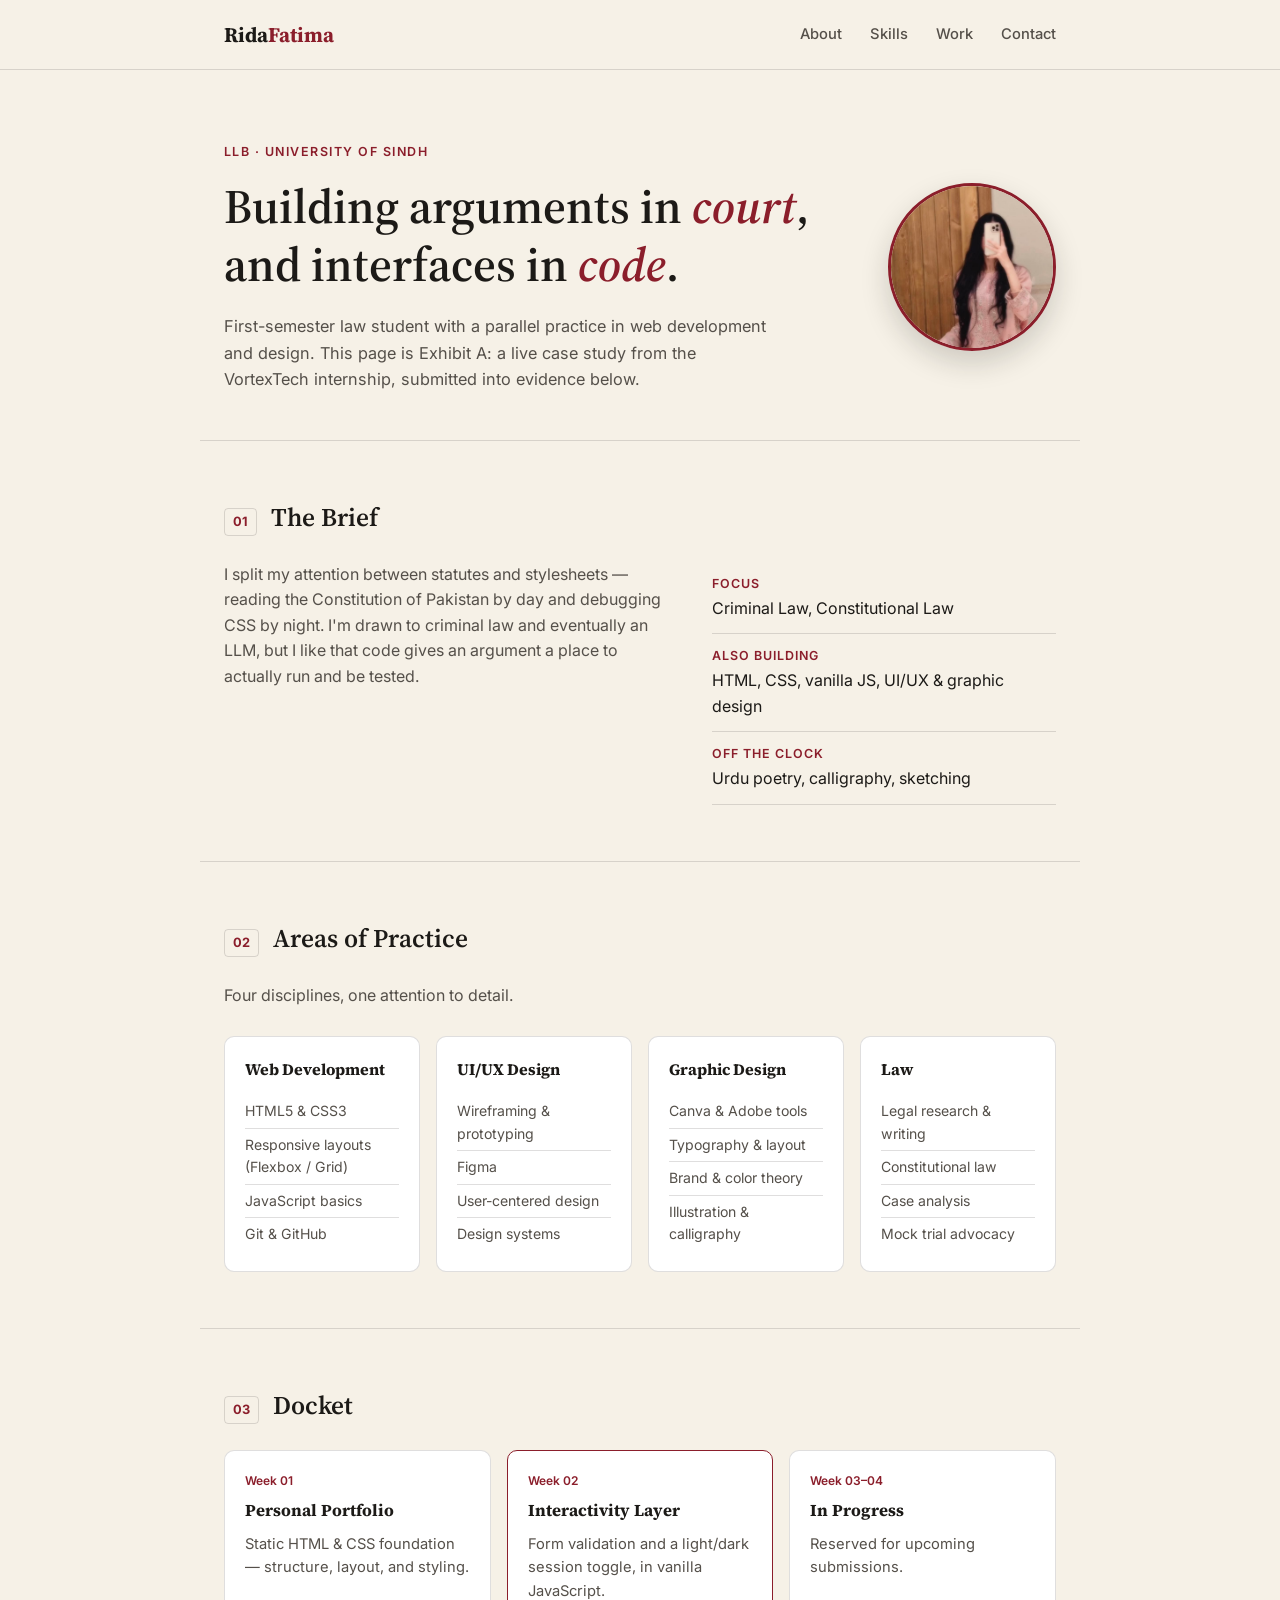
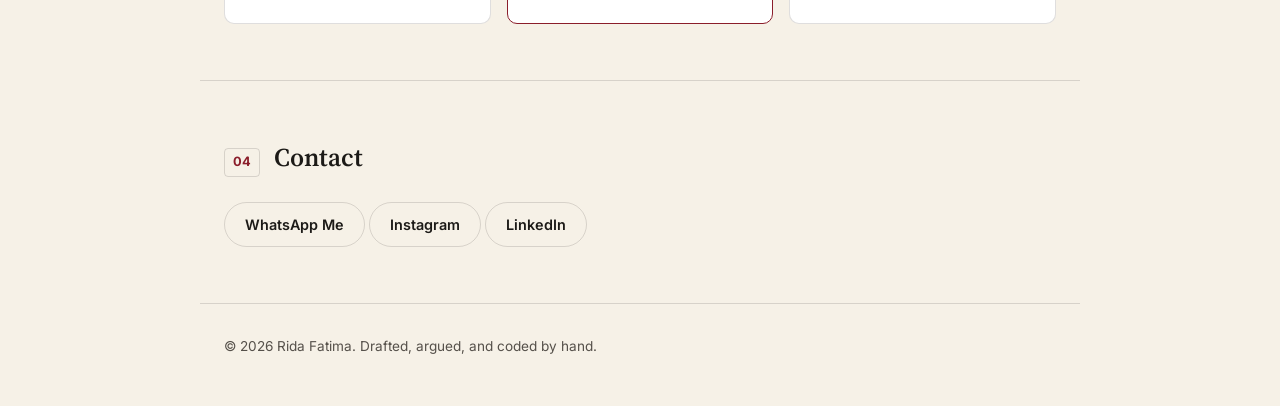
<file: portfolio-week1/index.html>
<!DOCTYPE html>
<html lang="en">
<head>
  <meta charset="UTF-8" />
  <meta name="viewport" content="width=device-width, initial-scale=1.0" />
  <title>Rida Fatima | Law &amp; Web Development</title>
  <link rel="preconnect" href="https://fonts.googleapis.com" />
  <link rel="preconnect" href="https://fonts.gstatic.com" crossorigin />
  <link href="https://fonts.googleapis.com/css2?family=Source+Serif+4:opsz,wght@8..60,400;8..60,600;8..60,700&family=Inter:wght@400;500;600&display=swap" rel="stylesheet" />
  <link rel="stylesheet" href="style.css" />
</head>
<body>

  <header class="site-header">
    <div class="wrap header-inner">
      <span class="brand">Rida<span class="brand-dot">Fatima</span></span>

      <nav class="nav">
        <a href="#about">About</a>
        <a href="#skills">Skills</a>
        <a href="#work">Work</a>
        <a href="#contact-links">Contact</a>
      </nav>

    </div>
  </header>

  <main>
    <section class="hero wrap">
      <div class="hero-grid">
        <div>
          <p class="eyebrow">LLB &middot; University of Sindh</p>
          <h1>Building arguments in <em>court</em>,<br />and interfaces in <em>code</em>.</h1>
          <p class="hero-sub">
            First-semester law student with a parallel practice in web development and design.
            This page is Exhibit A: a live case study from the VortexTech internship, submitted
            into evidence below.
          </p>
        </div>
        <div class="hero-portrait">
          <img src="profile.jpg" alt="Rida Fatima" />
        </div>
      </div>
    </section>

    <section id="about" class="section wrap">
      <h2><span class="section-no">01</span> The Brief</h2>
      <div class="about-grid">
        <p>
          I split my attention between statutes and stylesheets &mdash; reading the
          Constitution of Pakistan by day and debugging CSS by night. I'm drawn to
          criminal law and eventually an LLM, but I like that code gives an argument
          a place to actually run and be tested.
        </p>
        <ul class="fact-list">
          <li><span>Focus</span> Criminal Law, Constitutional Law</li>
          <li><span>Also building</span> HTML, CSS, vanilla JS, UI/UX &amp; graphic design</li>
          <li><span>Off the clock</span> Urdu poetry, calligraphy, sketching</li>
        </ul>
      </div>
    </section>

    <section id="skills" class="section wrap">
      <h2><span class="section-no">02</span> Areas of Practice</h2>
      <p class="section-sub">Four disciplines, one attention to detail.</p>
      <div class="practice-grid">
        <article class="practice-card">
          <h3>Web Development</h3>
          <ul>
            <li>HTML5 &amp; CSS3</li>
            <li>Responsive layouts (Flexbox / Grid)</li>
            <li>JavaScript basics</li>
            <li>Git &amp; GitHub</li>
          </ul>
        </article>
        <article class="practice-card">
          <h3>UI/UX Design</h3>
          <ul>
            <li>Wireframing &amp; prototyping</li>
            <li>Figma</li>
            <li>User-centered design</li>
            <li>Design systems</li>
          </ul>
        </article>
        <article class="practice-card">
          <h3>Graphic Design</h3>
          <ul>
            <li>Canva &amp; Adobe tools</li>
            <li>Typography &amp; layout</li>
            <li>Brand &amp; color theory</li>
            <li>Illustration &amp; calligraphy</li>
          </ul>
        </article>
        <article class="practice-card">
          <h3>Law</h3>
          <ul>
            <li>Legal research &amp; writing</li>
            <li>Constitutional law</li>
            <li>Case analysis</li>
            <li>Mock trial advocacy</li>
          </ul>
        </article>
      </div>
    </section>

    <section id="work" class="section wrap">
      <h2><span class="section-no">03</span> Docket</h2>
      <div class="docket">
        <article class="case-card">
          <p class="case-id">Week 01</p>
          <h3>Personal Portfolio</h3>
          <p>Static HTML &amp; CSS foundation &mdash; structure, layout, and styling.</p>
        </article>
        <article class="case-card active">
          <p class="case-id">Week 02</p>
          <h3>Interactivity Layer</h3>
          <p>Form validation and a light/dark session toggle, in vanilla JavaScript.</p>
        </article>
        <article class="case-card">
          <p class="case-id">Week 03&ndash;04</p>
          <h3>In Progress</h3>
          <p>Reserved for upcoming submissions.</p>
        </article>
      </div>
    </section>

    <section id="contact-links" class="section wrap">
        <h2><span class="section-no">04</span> Contact</h2>
        <a href="https://whatsapp.com/dl/+923242755987" class="link-btn">WhatsApp Me</a>
        <a href="https://www.instagram.com/fatima_studio_._?igsh=YjV3ODR2NHhwNjdm" class="link-btn" target="_blank" rel="noopener">Instagram</a>
        <a href="https://www.linkedin.com/in/rida-fatima-696763370" class="link-btn" target="_blank" rel="noopener">LinkedIn</a>
    </section>
  </main>

  <footer class="site-footer wrap">
    <p>&copy; 2026 Rida Fatima. Drafted, argued, and coded by hand.</p>
  </footer>
</body>
</html>
</file>
<file: portfolio-week1/style.css>
/* ---------- Tokens ---------- */
:root {
  --bg: #F6F1E7;
  --bg-raised: #FFFFFF;
  --ink: #1C1A17;
  --ink-soft: #55504A;
  --line: rgba(28, 26, 23, 0.14);
  --accent: #8B1E2B;      /* legal-brief red */
  --accent-soft: rgba(139, 30, 43, 0.1);
  --gold: #A9812E;

  --font-display: "Source Serif 4", Georgia, serif;
  --font-body: "Inter", -apple-system, BlinkMacSystemFont, sans-serif;

  --transition: 0.35s ease;
}

/* ---------- Reset ---------- */
* { 
  box-sizing: border-box; 
}

html { 
  scroll-behavior: smooth; 
}

body {
  margin: 0;
  background: var(--bg);
  color: var(--ink);
  font-family: var(--font-body);
  line-height: 1.6;
  transition: background var(--transition), color var(--transition);
}

a { 
  color: inherit; 
}

ul {
   list-style: none; margin: 0; padding: 0; 
  }

h1, h2, h3 { 
  font-family: var(--font-display); 
  margin: 0; 
}

p { 
  margin: 0; 
}

.wrap {
  max-width: 880px;
  margin: 0 auto;
  padding: 0 24px;
}

/* ---------- Header ---------- */
.site-header {
  position: sticky;
  top: 0;
  z-index: 10;
  background: var(--bg);
  border-bottom: 1px solid var(--line);
  transition: background var(--transition), border-color var(--transition);
}
.header-inner {
  display: flex;
  align-items: center;
  justify-content: space-between;
  padding-top: 18px;
  padding-bottom: 18px;
}
.brand {
  font-family: var(--font-display);
  font-size: 1.3rem;
  font-weight: 700;
}
.brand-dot { color: var(--accent); }
.nav { display: flex; gap: 28px; }
.nav a {
  text-decoration: none;
  font-size: 0.92rem;
  font-weight: 500;
  color: var(--ink-soft);
  transition: color var(--transition);
}
.nav a:hover { color: var(--accent); }

/* Session toggle */
.session-toggle {
  display: flex;
  align-items: center;
  gap: 10px;
  background: none;
  border: none;
  cursor: pointer;
  font-family: var(--font-body);
  color: var(--ink);
}
.toggle-track {
  width: 44px;
  height: 24px;
  border-radius: 999px;
  background: var(--accent-soft);
  border: 1px solid var(--line);
  position: relative;
  transition: background var(--transition);
}
.toggle-thumb {
  position: absolute;
  top: 2px;
  left: 2px;
  width: 18px;
  height: 18px;
  border-radius: 50%;
  background: var(--accent);
  transition: transform var(--transition);
}

/* ---------- Hero ---------- */
.hero { 
  padding: 72px 24px 48px; 
}

.hero-grid {
  display: grid;
  grid-template-columns: 1.3fr auto;
  gap: 40px;
  align-items: center;
}

.eyebrow {
  text-transform: uppercase;
  letter-spacing: 0.12em;
  font-size: 0.78rem;
  color: var(--accent);
  font-weight: 600;
  margin-bottom: 16px;
}

.hero h1 {
  font-size: clamp(2rem, 5vw, 3rem);
  font-weight: 600;
  line-height: 1.2;
}

.hero h1 em {
  font-style: italic;
  color: var(--accent);
}

.hero-sub {
  margin-top: 20px;
  max-width: 55ch;
  color: var(--ink-soft);
  font-size: 1.02rem;
}

.hero-portrait {
  width: 168px;
  height: 168px;
  border-radius: 50%;
  overflow: hidden;
  border: 3px solid var(--accent);
  box-shadow: 0 12px 28px rgba(28, 26, 23, 0.18);
  flex-shrink: 0;
  justify-self: end;
}

.hero-portrait img {
  width: 100%;
  height: 100%;
  object-fit: cover;
  display: block;
}

/* ---------- Sections ---------- */
.section { 
  padding: 56px 24px; 
  border-top: 1px solid var(--line); 
}

.section h2 {
  font-size: 1.6rem;
  font-weight: 600;
  display: flex;
  align-items: baseline;
  gap: 14px;
  margin-bottom: 24px;
}

.section-no {
  font-family: var(--font-body);
  font-size: 0.8rem;
  font-weight: 700;
  color: var(--accent);
  border: 1px solid var(--line);
  padding: 3px 8px;
  border-radius: 4px;
}

.section-sub { 
  color: var(--ink-soft); 
  margin-bottom: 28px; 
}

.about-grid {
  display: grid;
  grid-template-columns: 1.3fr 1fr;
  gap: 40px;
}

.about-grid p { 
  color: var(--ink-soft); 
}

.fact-list li {
  padding: 12px 0;
  border-bottom: 1px solid var(--line);
  display: flex;
  flex-direction: column;
  gap: 2px;
}

.fact-list li span {
  font-size: 0.78rem;
  text-transform: uppercase;
  letter-spacing: 0.08em;
  color: var(--accent);
  font-weight: 600;
}

/* Practice-area / skills cards (docket-style) */
.practice-grid {
  display: grid;
  grid-template-columns: repeat(4, 1fr);
  gap: 16px;
}

.practice-card {
  background: var(--bg-raised);
  border: 1px solid var(--line);
  border-radius: 10px;
  padding: 20px;
  transition: background var(--transition), border-color var(--transition), transform var(--transition);
}

.practice-card:hover { 
  transform: translateY(-3px); 
  border-color: var(--accent); 
}

.practice-card h3 {
  font-size: 1rem;
  margin-bottom: 12px;
  color: var(--ink);
}

.practice-card ul li {
  font-size: 0.88rem;
  color: var(--ink-soft);
  padding: 5px 0;
  border-bottom: 1px solid var(--line);
}

.practice-card ul li:last-child { 
  border-bottom: none; 
}

/* Docket cards */
.docket {
  display: grid;
  grid-template-columns: repeat(3, 1fr);
  gap: 16px;
}

.case-card {
  background: var(--bg-raised);
  border: 1px solid var(--line);
  border-radius: 10px;
  padding: 20px;
  transition: background var(--transition), border-color var(--transition), transform var(--transition);
}

.case-card.active { 
  border-color: var(--accent); 
}

.case-card:hover { 
  transform: translateY(-3px); 
}

.case-id {
  font-size: 0.75rem;
  color: var(--accent);
  font-weight: 600;
  margin-bottom: 8px;
}

.case-card h3 { 
  font-size: 1.05rem; 
  margin-bottom: 8px; 
}

.case-card p:last-child { 
  color: var(--ink-soft); 
  font-size: 0.92rem; 
}

/* Social / contact links */
.contact-links {
  display: flex;
  flex-wrap: wrap;
  gap: 12px;
  margin-top: 32px;
  padding-top: 28px;
  border-top: 1px solid var(--line);
}

.link-btn {
  display: inline-block;
  text-decoration: none;
  font-size: 0.9rem;
  font-weight: 600;
  color: var(--ink);
  border: 1px solid var(--line);
  padding: 10px 20px;
  border-radius: 999px;
  transition: border-color var(--transition), color var(--transition), background var(--transition);
}

.link-btn:hover {
  border-color: var(--accent);
  color: var(--accent);
  background: var(--accent-soft);
}

/* ---------- Footer ---------- */
.site-footer {
  padding: 32px 24px 48px;
  border-top: 1px solid var(--line);
  color: var(--ink-soft);
  font-size: 0.85rem;
}

/* ---------- Focus visibility ---------- */
a:focus-visible,
button:focus-visible,
input:focus-visible, {
  outline: 2px solid var(--accent);
  outline-offset: 2px;
}

/* ---------- Reduced motion ---------- */
@media (prefers-reduced-motion: reduce) {
  * { transition: none !important; scroll-behavior: auto !important; }
}

/* ---------- Responsive ---------- */
@media (max-width: 700px) {
  .nav { display: none; }
  .hero-grid { grid-template-columns: 1fr; }
  .hero-portrait { justify-self: start; width: 128px; height: 128px; }
  .about-grid { grid-template-columns: 1fr; }
  .practice-grid { grid-template-columns: 1fr 1fr; }
  .docket { grid-template-columns: 1fr; }
}
@media (max-width: 440px) {
  .practice-grid { grid-template-columns: 1fr; }
}
</file>
